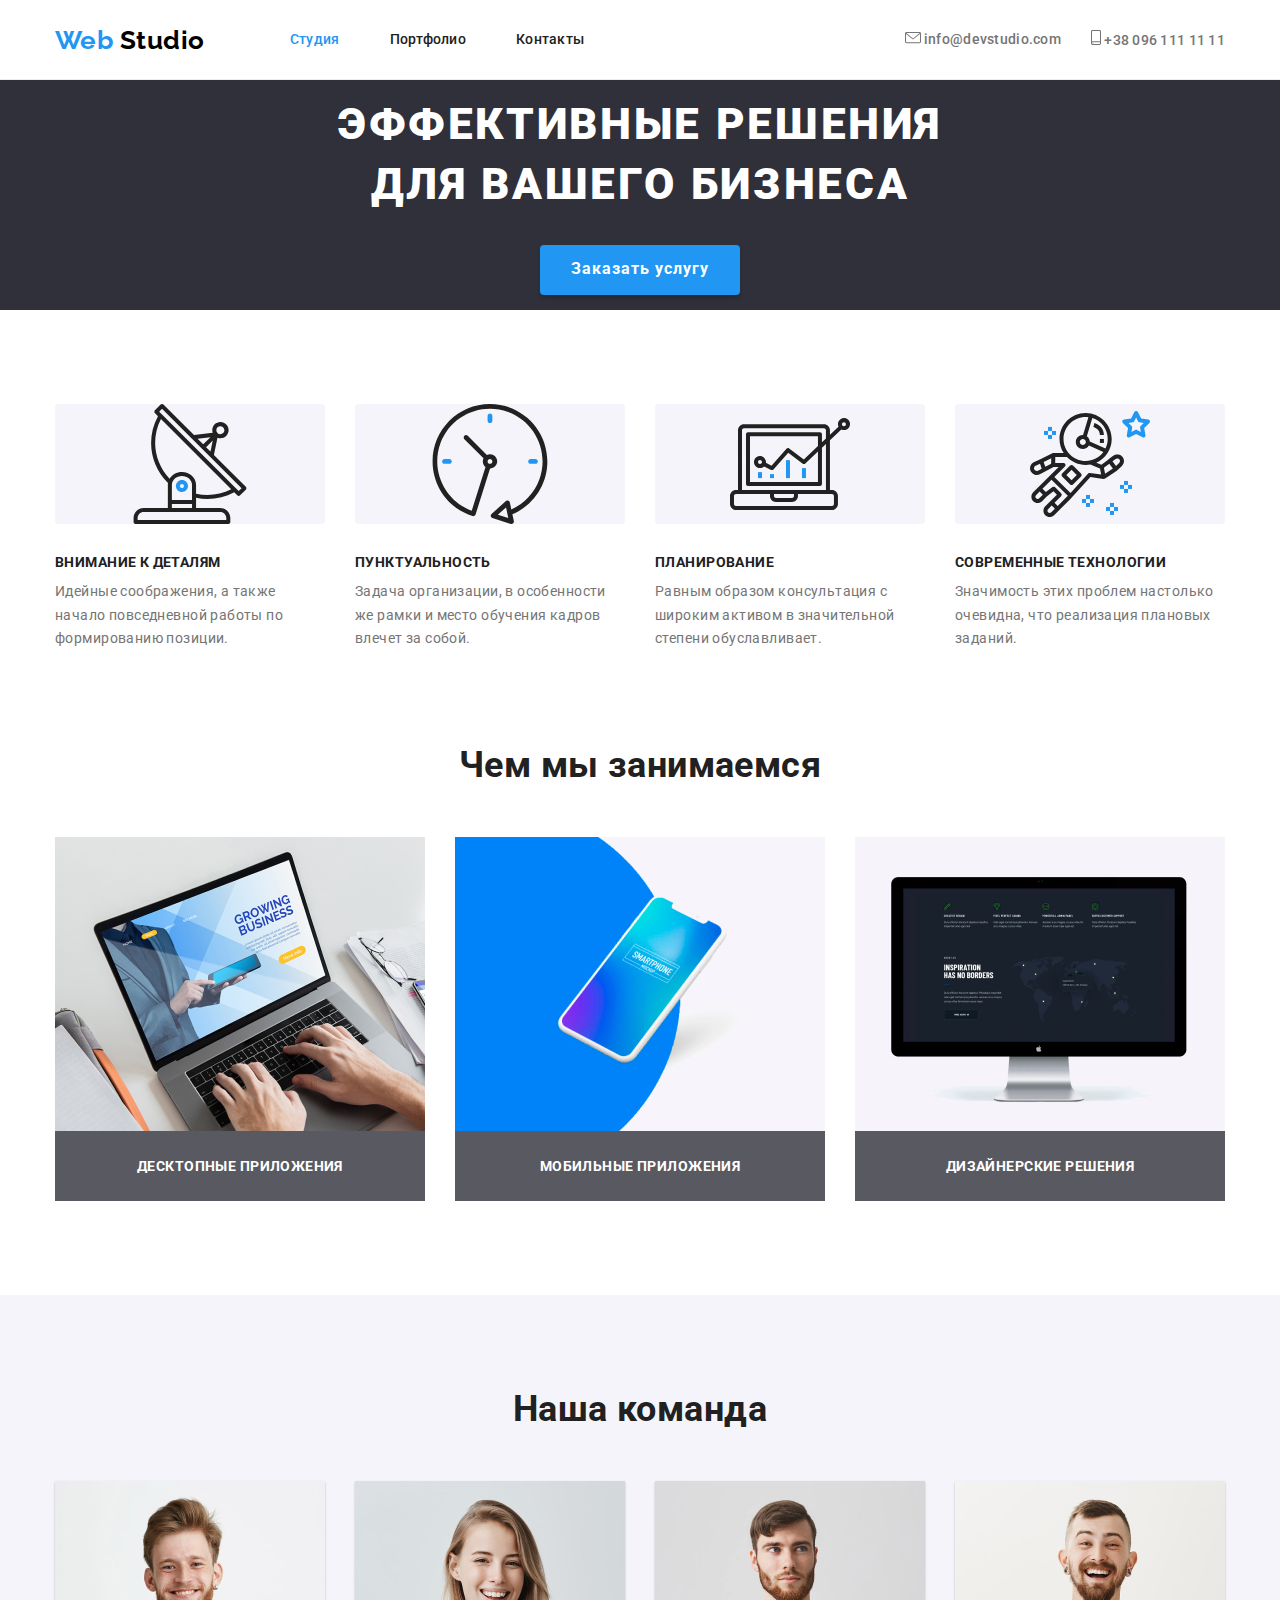
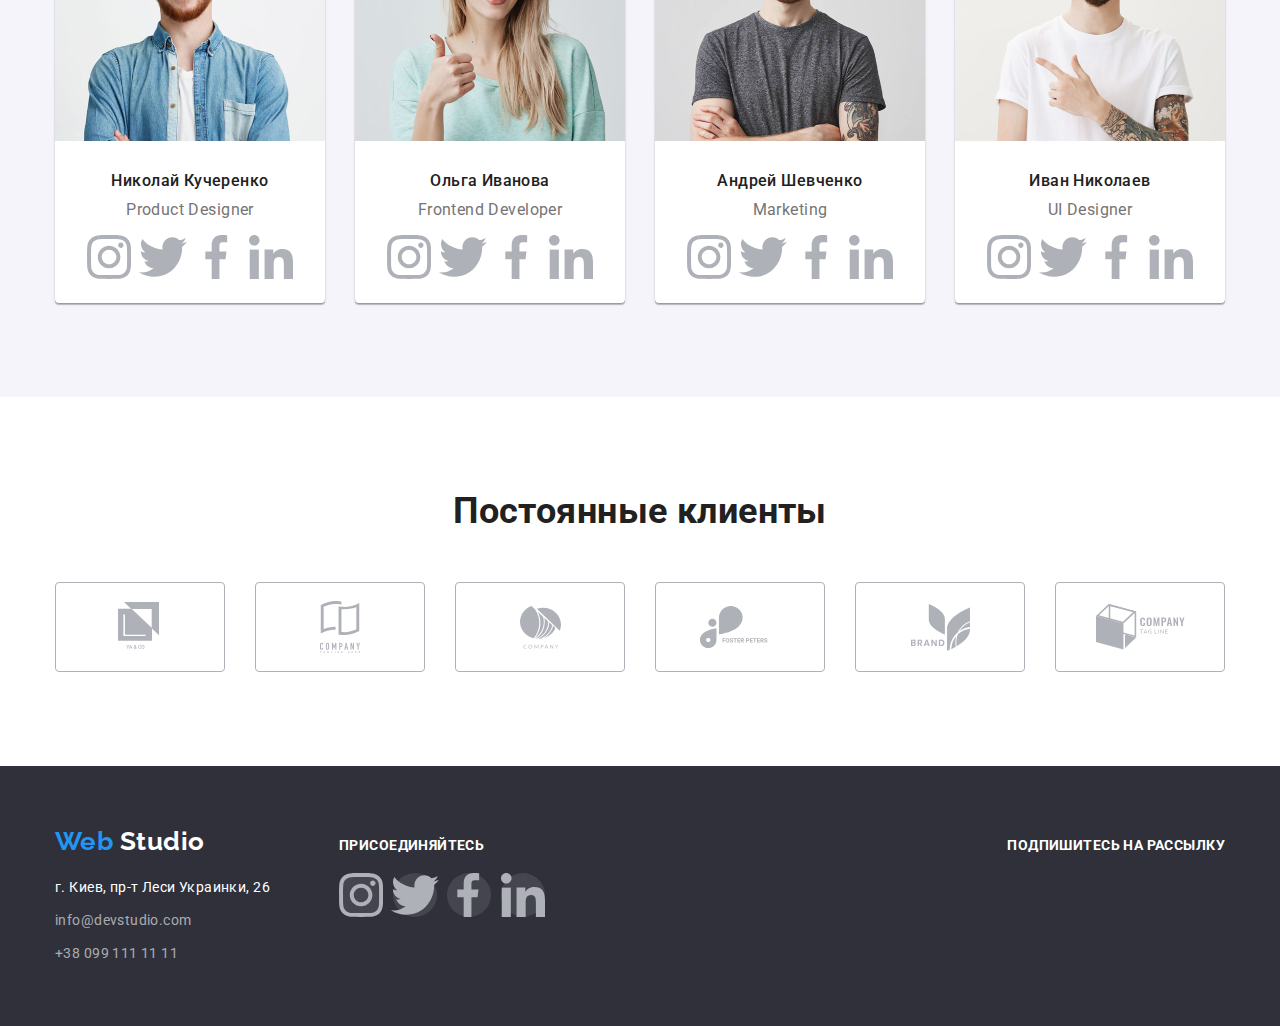
<file: index.html>
<!DOCTYPE html>
<html lang="ru">
<head>
	<meta charset="UTF-8">
	<meta name="viewport" content="width=device-width, initial-scale=1.0">
	<title>salimov HW_3 studio</title>
	<link href="https://fonts.googleapis.com/css2?family=Raleway:wght@700&family=Roboto:wght@400;500;700;900&display=swap"
		rel="stylesheet">
	<link rel="stylesheet" href="./css/style.css">
</head>
<body>
	<header class="header">
		<div class="container header-container">
			<nav class="nav">
				<a class="logo" href="./index.html"><span>Web</span> Studio</a>
				<ul class="list nav-list">
					<li class="nav-list__item"><a class="nav-list__link current" href="./index.html">Студия</a></li>
					<li class="nav-list__item"><a class="nav-list__link" href="./portfolio.html">Портфолио</a></li>
					<li class="nav-list__item"><a class="nav-list__link" href="">Контакты</a></li>
				</ul>
			</nav>
			<ul class="list contacts-list">
				<li class="contacts-list__item"><a class="contacts-list__link" href="mailto:info@devstudio.com"><img class="contacts-list__image" src="./images/icon/envelope.svg" alt=""> info@devstudio.com</a></li>
				<li class="contacts-list__item"><a class="contacts-list__link" href="tel:+380961111111"><img class="contacts-list__image" src="./images/icon/smartphone.svg" alt=""> +38 096 111 11 11</a></li>
			</ul>
		</div>
	</header>
	<main>
		<!-- Главная Секция -->
		<section class="main-section">
			<div class="container  main-section__container">
				<h1 class="main-section__title">Эффективные решения<br>для вашего бизнеса</h1>
				<button class="main-section__button">Заказать услугу</button>
			</div>
		</section>
		<!-- Преимущества -->
		<section class="benefits">
			<div class="container benefits-container">
				<ul class="list benefits-list">
					<li class="benefits-list__item">
						<div class="benefits-list__image-wrapper"><img class="benefits-list__image" src="./images/icon/advantages/satellite.svg" alt="Спутниковая тарелка"/></div>
						<h3 class="benefits-list__title">Внимание к деталям</h3>
						<p class="benefits-list__text">Идейные соображения, а также начало повседневной работы по формированию позиции.</p>
					</li>
					<li class="benefits-list__item">
						<div class="benefits-list__image-wrapper"><img class="benefits-list__image" src="./images/icon/advantages/clock.svg" alt="Часы"/></div>
						<h3 class="benefits-list__title">Пунктуальность</h3>
						<p class="benefits-list__text">Задача организации, в особенности же рамки и место обучения кадров влечет за собой.</p>
					</li>
					<li class="benefits-list__item">
						<div class="benefits-list__image-wrapper"><img class="benefits-list__image" src="./images/icon/advantages/pc.svg" alt="ПК"/></div>
						<h3 class="benefits-list__title">Планирование</h3>
						<p class="benefits-list__text">Равным образом консультация с широким активом в значительной степени обуславливает.</p>
					</li>
					<li class="benefits-list__item">
						<div class="benefits-list__image-wrapper"><img class="benefits-list__image" src="./images/icon/advantages/astronaut.svg" alt="Астронавт"/></div>
						<h3 class="benefits-list__title">Современные технологии</h3>
						<p class="benefits-list__text">Значимость этих проблем настолько очевидна, что реализация плановых заданий.</p>
					</li>
				</ul>
			</div>
		</section>
		<!-- Чем мы занимаемся -->
		<section class="examples">
			<div class="container examples-container">
				<h2 class="examples-title">Чем мы занимаемся</h2>
				<ul class="list examples-list">
					<li class="examples-list__item">
						<img class="examples-list__image" src="./images/examples/desctop.jpg" alt="Десктопные приложения" width="370">
						<h3 class="examples-list__title">Десктопные приложения</h3>
					</li>
					<li class="examples-list__item">
						<img class="examples-list__image" src="./images/examples/mobile.jpg" alt="Мобильные приложения" width="370">
						<h3 class="examples-list__title">Мобильные приложения</h3>
					</li>
					<li class="examples-list__item">
						<img class="examples-list__image" src="./images/examples/design.jpg" alt="Дизайнерские решения" width="370">
						<h3 class="examples-list__title">Дизайнерские решения</h3>
					</li>
				</ul>
			</div>
		</section>
		<!-- Наша команда -->
		<section class="team">
			<div class="container team-container">
				<h2 class="team-title">Наша команда</h2>
				<ul class="list team-list">
						<li class="team-list__item">
							<img class="team-list__image" src="./images/team/kucherenko.jpg" alt="Николай Кучеренко" width="270">
							<h3 class="team-list__title">Николай Кучеренко</h3>
							<p class="team-list__text">Product Designer</p>
							<ul class="list social-list">
								<li class="social-list__item">
									<a class="social-list__link" href=""><img class="social-list__image" src="./images/icon/instagram.svg" alt="instagram"></a>
								</li>
								<li class="social-list__item">
									<a class="social-list__link" href=""><img class="social-list__image" src="./images/icon/twitter.svg" alt="twitter"></a>
								</li>
								<li class="social-list__item">
									<a class="social-list__link" href=""><img class="social-list__image" src="./images/icon/facebook.svg" alt="facebook"></a>
								</li>
								<li class="social-list__item">
									<a class="social-list__link" href=""><img class="social-list__image" src="./images/icon/linkedin.svg" alt="linkedin"></a>
								</li>
							</ul>
						</li>
						<li class="team-list__item">
							<img class="team-list__image" src="./images/team/ivanova.jpg" alt="Ольга Иванова" width="270">
							<h3 class="team-list__title">Ольга Иванова</h3>
							<p class="team-list__text">Frontend Developer</p>
							<ul class="list social-list">
								<li class="social-list__item">
									<a class="social-list__link" href=""><img class="social-list__image" src="./images/icon/instagram.svg" alt="instagram"></a>
								</li>
								<li class="social-list__item">
									<a class="social-list__link" href=""><img class="social-list__image" src="./images/icon/twitter.svg" alt="twitter"></a>
								</li>
								<li class="social-list__item">
									<a class="social-list__link" href=""><img class="social-list__image" src="./images/icon/facebook.svg" alt="facebook"></a>
								</li>
								<li class="social-list__item">
									<a class="social-list__link" href=""><img class="social-list__image" src="./images/icon/linkedin.svg" alt="linkedin"></a>
								</li>
							</ul>
						</li>
						<li class="team-list__item">
							<img class="team-list__image" src="./images/team/shevchenko.jpg" alt="Андрей Шевченко" width="270">
							<h3 class="team-list__title">Андрей Шевченко</h3>
							<p class="team-list__text">Marketing</p>
							<ul class="list social-list">
								<li class="social-list__item">
									<a class="social-list__link" href=""><img class="social-list__image" src="./images/icon/instagram.svg"
											alt="instagram"></a>
								</li>
								<li class="social-list__item">
									<a class="social-list__link" href=""><img class="social-list__image" src="./images/icon/twitter.svg"
											alt="twitter"></a>
								</li>
								<li class="social-list__item">
									<a class="social-list__link" href=""><img class="social-list__image" src="./images/icon/facebook.svg"
											alt="facebook"></a>
								</li>
								<li class="social-list__item">
									<a class="social-list__link" href=""><img class="social-list__image" src="./images/icon/linkedin.svg"
											alt="linkedin"></a>
								</li>
							</ul>
						</li>
						<li class="team-list__item">
							<img class="team-list__image" src="./images/team/nikolaev.jpg" alt="Иван Николаев" width="270">
							<h3 class="team-list__title">Иван Николаев</h3>
							<p class="team-list__text">UI Designer</p>
							<ul class="list social-list">
								<li class="social-list__item">
									<a class="social-list__link" href=""><img class="social-list__image" src="./images/icon/instagram.svg"
											alt="instagram"></a>
								</li>
								<li class="social-list__item">
									<a class="social-list__link" href=""><img class="social-list__image" src="./images/icon/twitter.svg"
											alt="twitter"></a>
								</li>
								<li class="social-list__item">
									<a class="social-list__link" href=""><img class="social-list__image" src="./images/icon/facebook.svg"
											alt="facebook"></a>
								</li>
								<li class="social-list__item">
									<a class="social-list__link" href=""><img class="social-list__image" src="./images/icon/linkedin.svg"
											alt="linkedin"></a>
								</li>
							</ul>
						</li>
				</ul>
			</div>
		</section>
		<!-- Постоянные клиенты -->
		<section class="clients">
			<div class="container clients-container">
				<h2 class="clients-title">Постоянные клиенты</h2>
				<ul class="list clients-list">
					<li class="clients-list-item">
						<a class="clients-list-item__link" href="">
							<img src="./images/icon/customers/ya-co.svg" alt="ya-co">
						</a>
					</li>
					<li class="clients-list-item">
						<a class="clients-list-item__link" href="">
							<img src="./images/icon/customers/co.svg" alt="co">
						</a>
					</li>
					<li class="clients-list-item">
						<a class="clients-list-item__link" href="">
							<img src="./images/icon/customers/company.svg" alt="company">
						</a>
					</li>
					<li class="clients-list-item">
						<a class="clients-list-item__link" href="">
							<img src="./images/icon/customers/foster.svg" alt="foster">
						</a>
					</li>
					<li class="clients-list-item">
						<a class="clients-list-item__link" href="">
							<img src="./images/icon/customers/brand.svg" alt="brand">
						</a>
					</li>
					<li class="clients-list-item">
						<a class="clients-list-item__link" href="">
							<img src="./images/icon/customers/tag.svg" alt="tag">
						</a>
					</li>
				</ul>
			</div>
		</section>
	</main>
	<footer class="footer">
		<div class="container footer-container">
			<address class="address">
				<a class="logo footer-logo" href="./index.html"><span>Web</span> Studio</a>
				<ul class="list address-list">
					<li class="address-list__item"><a class="address-list__street" href="">г. Киев, пр-т Леси Украинки, 26</a></li>
					<li class="address-list__item"><a class="address-list__mail" href="mailto:info@devstudio.com">info@devstudio.com</a></li>
					<li class="address-list__item"><a class="address-list__tel" href="tel:+380991111111">+38 099 111 11 11</a></li>
				</ul>
			</address>
			<div class="social">
				<p class="social-title">присоединяйтесь</p>
				<ul class="list social-list">
					<li class="social-list__item">
						<a class="social-list__link footer-link" href=""><img class="social-list__image" src="./images/icon/instagram.svg" alt="instagram"></a>
					</li>
					<li class="social-list__item">
						<a class="social-list__link footer-link" href=""><img class="social-list__image" src="./images/icon/twitter.svg" alt="twitter"></a>
					</li>
					<li class="social-list__item">
						<a class="social-list__link footer-link" href=""><img class="social-list__image" src="./images/icon/facebook.svg" alt="facebook"></a>
					</li>
					<li class="social-list__item">
						<a class="social-list__link footer-link" href=""><img class="social-list__image" src="./images/icon/linkedin.svg"	alt="linkedin"></a>
					</li>
				</ul>
			</div>
			<div class="subscribe">
				<p class="subscribe-title">Подпишитесь на рассылку</p>
			</div>
		</div>
	</footer>
</body>
</html>
</file>
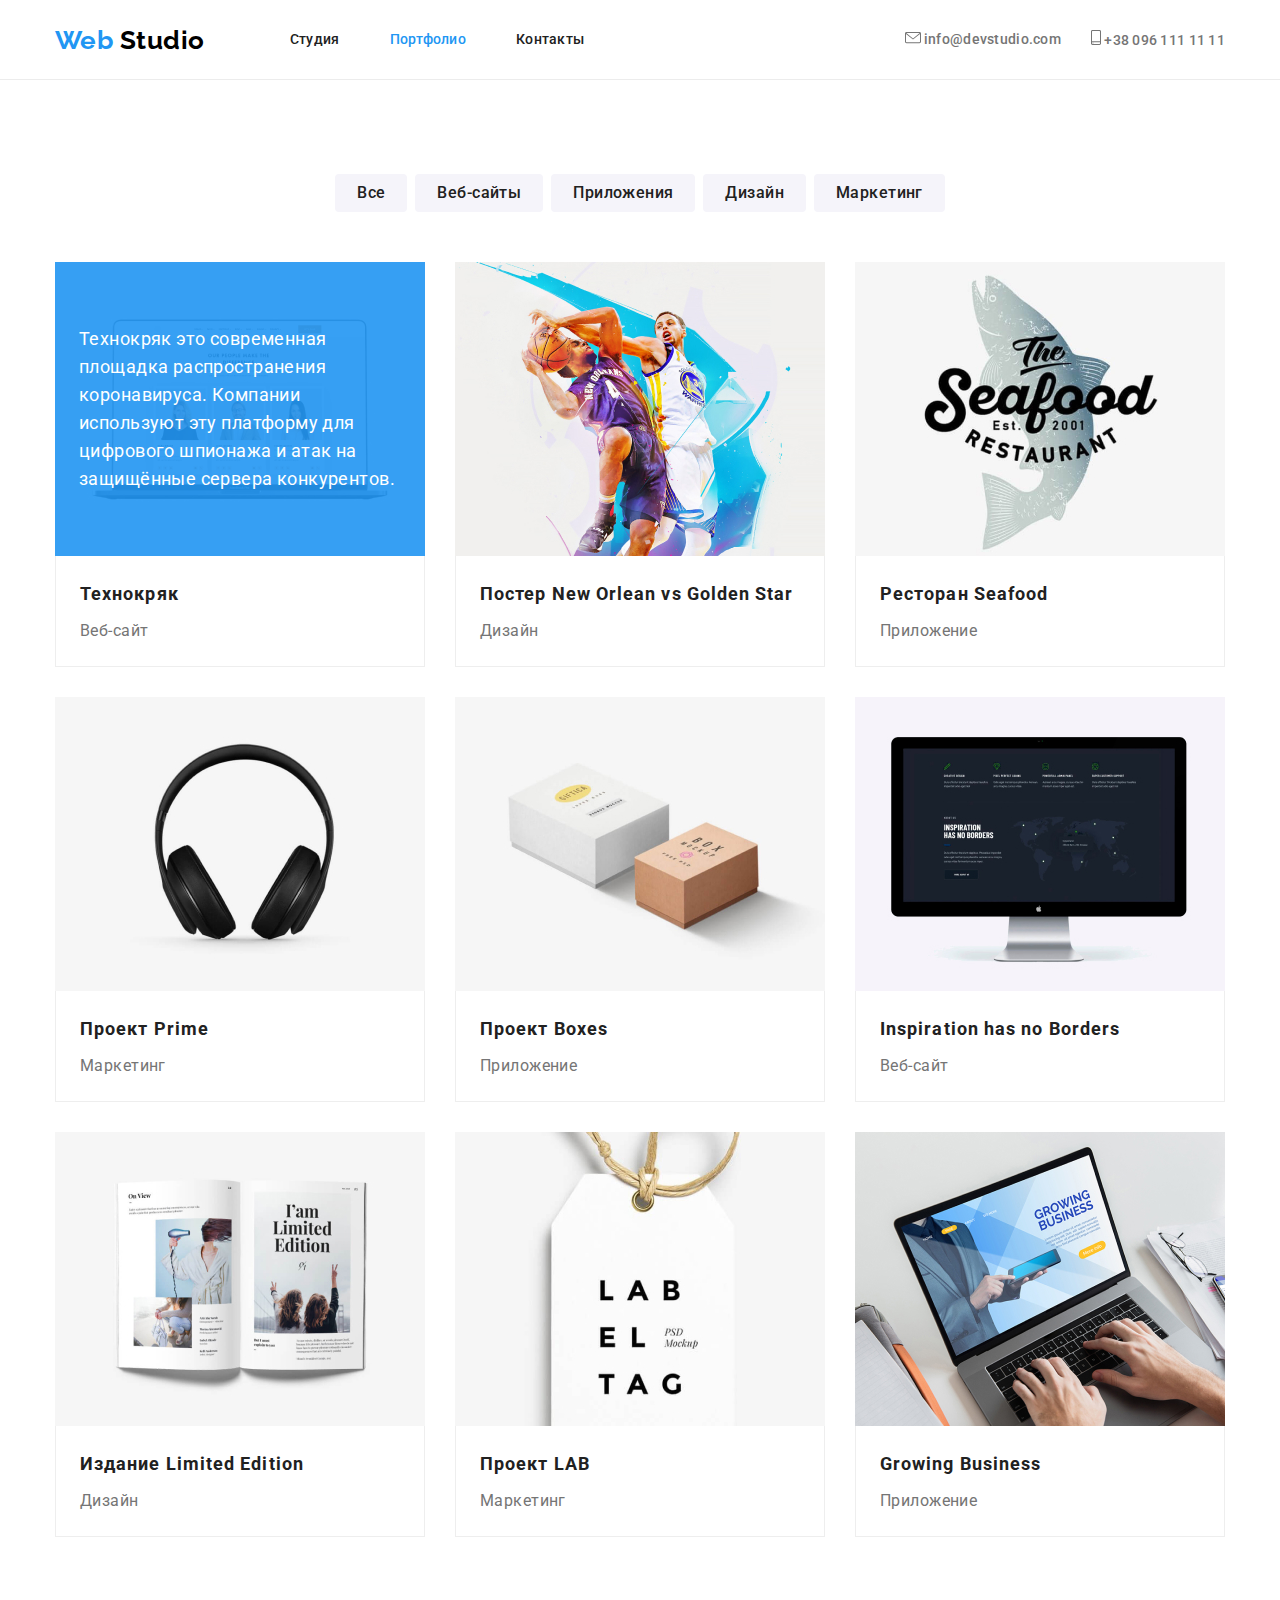
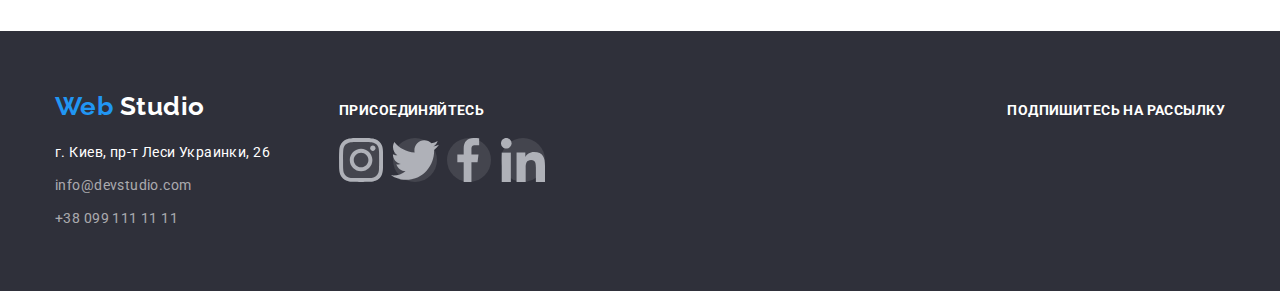
<file: portfolio.html>
<!DOCTYPE html>
<html lang="ru">
<head>
	<meta charset="UTF-8">
	<meta name="viewport" content="width=device-width, initial-scale=1.0">
	<title>salimov HW_3 portfolio</title>
	<link href="https://fonts.googleapis.com/css2?family=Raleway:wght@700&family=Roboto:wght@400;500;700;900&display=swap"
		rel="stylesheet">
	<link rel="stylesheet" href="./css/style.css">
</head>
<body>
	<header class="header">
		<div class="container header-container">
			<nav class="nav">
				<a class="logo" href="./index.html"><span>Web</span> Studio</a>
				<ul class="list nav-list">
					<li class="nav-list__item"><a class="nav-list__link" href="./index.html">Студия</a></li>
					<li class="nav-list__item"><a class="nav-list__link current" href="./portfolio.html">Портфолио</a></li>
					<li class="nav-list__item"><a class="nav-list__link" href="">Контакты</a></li>
				</ul>
			</nav>
			<ul class="list contacts-list">
				<li class="contacts-list__item"><a class="contacts-list__link" href="mailto:info@devstudio.com"><img
							class="contacts-list__image" src="./images/icon/envelope.svg" alt=""> info@devstudio.com</a></li>
				<li class="contacts-list__item"><a class="contacts-list__link" href="tel:+380961111111"><img
							class="contacts-list__image" src="./images/icon/smartphone.svg" alt=""> +38 096 111 11 11</a></li>
			</ul>
		</div>
	</header>
	<main>
		<section class="portfolio">
			<div class="container portfolio-container">
				<ul class="list portfolio-filter-list">
					<li class="portfolio-filter-list__item">
						<button class="portfolio-filter-list__button-text">Все</button>
					</li>
					<li class="portfolio-filter-list__item">
						<button class="portfolio-filter-list__button-text">Веб-сайты</button>
					</li>
					<li class="portfolio-filter-list__item">
						<button class="portfolio-filter-list__button-text">Приложения</button>
					</li>
					<li class="portfolio-filter-list__item">
						<button class="portfolio-filter-list__button-text">Дизайн</button>
					</li>
					<li class="portfolio-filter-list__item">
						<button class="portfolio-filter-list__button-text">Маркетинг</button>
					</li>
				</ul>
				<ul class="list portfolio-list">
					<li class="portfolio-list__item">
						<a class="portfolio-list__link" href="">
							<img class="portfolio-list__image" src="./images/portfolio/technokryak.jpg" alt="technokryak" width="370">
							<div class="portfolio-list__hover-text-wrapper active">
								<p class="portfolio-list__hover-text">Технокряк это современная площадка распространения коронавируса. Компании используют эту платформу для цифрового шпионажа и атак на защищённые сервера конкурентов.</p>
							</div>
							<div class="portfolio-list__content">
								<h2 class="portfolio-list__title">Технокряк</h2>
								<p class="portfolio-list__text">Веб-сайт</p>
							</div>
						</a>
					</li>
					<li class="portfolio-list__item">
						<a class="portfolio-list__link" href="">
							<img class="portfolio-list__image" src="./images/portfolio/poster.jpg" alt="poster" width="370">
							<div class="portfolio-list__hover-text-wrapper">
								<p class="portfolio-list__hover-text">Технокряк это современная площадка распространения коронавируса. Компании используют эту платформу для цифрового шпионажа и атак на защищённые сервера конкурентов.</p>
							</div>
							<div class="portfolio-list__content">
								<h2 class="portfolio-list__title">Постер New Orlean vs Golden Star</h2>
								<p class="portfolio-list__text">Дизайн</p>
							</div>
						</a>
					</li>
					<li class="portfolio-list__item">
						<a class="portfolio-list__link" href="">
							<img class="portfolio-list__image" src="./images/portfolio/seafood.jpg" alt="seafood" width="370">
							<div class="portfolio-list__hover-text-wrapper">
								<p class="portfolio-list__hover-text">Технокряк это современная площадка распространения коронавируса. Компании используют эту платформу для цифрового шпионажа и атак на защищённые сервера конкурентов.</p>
							</div>
							<div class="portfolio-list__content">
								<h2 class="portfolio-list__title">Ресторан Seafood</h2>
								<p class="portfolio-list__text">Приложение</p>
							</div>
						</a>
					</li>
					<li class="portfolio-list__item">
						<a class="portfolio-list__link" href="">
							<img class="portfolio-list__image" src="./images/portfolio/prime.jpg" alt="prime" width="370">
							<div class="portfolio-list__hover-text-wrapper">
								<p class="portfolio-list__hover-text">Технокряк это современная площадка распространения коронавируса. Компании используют эту платформу для цифрового шпионажа и атак на защищённые сервера конкурентов.</p>
							</div>
							<div class="portfolio-list__content">
								<h2 class="portfolio-list__title">Проект Prime</h2>
								<p class="portfolio-list__text">Маркетинг</p>
							</div class="portfolio-list__content">
						</a>
					</li>
					<li class="portfolio-list__item">
						<a class="portfolio-list__link" href="">
							<img class="portfolio-list__image" src="./images/portfolio/boxes.jpg" alt="boxes" width="370">
							<div class="portfolio-list__hover-text-wrapper">
								<p class="portfolio-list__hover-text">Технокряк это современная площадка распространения коронавируса. Компании используют эту платформу для цифрового шпионажа и атак на защищённые сервера конкурентов.</p>
							</div>
							<div class="portfolio-list__content">
								<h2 class="portfolio-list__title">Проект Boxes</h2>
								<p class="portfolio-list__text">Приложение</p>
							</div>
						</a>
					</li>
					<li class="portfolio-list__item">
						<a class="portfolio-list__link" href="">
							<img class="portfolio-list__image" src="./images/portfolio/inspir.jpg" alt="inspiration" width="370">
							<div class="portfolio-list__hover-text-wrapper">
								<p class="portfolio-list__hover-text">Технокряк это современная площадка распространения коронавируса. Компании используют эту платформу для цифрового шпионажа и атак на защищённые сервера конкурентов.</p>
							</div>
							<div class="portfolio-list__content">
								<h2 class="portfolio-list__title">Inspiration has no Borders</h2>
								<p class="portfolio-list__text">Веб-сайт</p>
							</div>
						</a>
					</li>
					<li class="portfolio-list__item">
						<a class="portfolio-list__link" href="">
							<img class="portfolio-list__image" src="./images/portfolio/izdanie.jpg" alt="izdanie" width="370">
							<div class="portfolio-list__hover-text-wrapper">
								<p class="portfolio-list__hover-text">Технокряк это современная площадка распространения коронавируса. Компании используют эту платформу для цифрового шпионажа и атак на защищённые сервера конкурентов.</p>
							</div>
							<div class="portfolio-list__content">
								<h2 class="portfolio-list__title">Издание Limited Edition</h2>
								<p class="portfolio-list__text">Дизайн</p>
							</div>
						</a>
					</li>
					<li class="portfolio-list__item">
						<a class="portfolio-list__link" href="">
							<img class="portfolio-list__image" src="./images/portfolio/lab.jpg" alt="lab" width="370">
							<div class="portfolio-list__hover-text-wrapper">
								<p class="portfolio-list__hover-text">Технокряк это современная площадка распространения коронавируса. Компании используют эту платформу для цифрового шпионажа и атак на защищённые сервера конкурентов.</p>
							</div>
							<div class="portfolio-list__content">
								<h2 class="portfolio-list__title">Проект LAB</h2>
								<p class="portfolio-list__text">Маркетинг</p>
							</div>
						</a>
					</li>
					<li class="portfolio-list__item">
						<a class="portfolio-list__link" href="">
							<img class="portfolio-list__image" src="./images/portfolio/business.jpg" alt="business" width="370">
							<div class="portfolio-list__hover-text-wrapper">
								<p class="portfolio-list__hover-text">Технокряк это современная площадка распространения коронавируса. Компании используют эту платформу для цифрового шпионажа и атак на защищённые сервера конкурентов.</p>
							</div>
							<div class="portfolio-list__content">
								<h2 class="portfolio-list__title">Growing Business</h2>
								<p class="portfolio-list__text">Приложение</p>
							</div>
						</a>
					</li>
				</ul>
			</div>
		</section>
	</main>
	<footer class="footer">
		<div class="container footer-container">
			<address class="address">
				<a class="logo footer-logo" href="./index.html"><span>Web</span> Studio</a>
				<ul class="list address-list">
					<li class="address-list__item"><a class="address-list__street" href="">г. Киев, пр-т Леси Украинки, 26</a>
					</li>
					<li class="address-list__item"><a class="address-list__mail"
							href="mailto:info@devstudio.com">info@devstudio.com</a></li>
					<li class="address-list__item"><a class="address-list__tel" href="tel:+380991111111">+38 099 111 11 11</a>
					</li>
				</ul>
			</address>
			<div class="social">
				<p class="social-title">присоединяйтесь</p>
				<ul class="list social-list">
					<li class="social-list__item">
						<a class="social-list__link footer-link" href=""><img class="social-list__image"
								src="./images/icon/instagram.svg" alt="instagram"></a>
					</li>
					<li class="social-list__item">
						<a class="social-list__link footer-link" href=""><img class="social-list__image"
								src="./images/icon/twitter.svg" alt="twitter"></a>
					</li>
					<li class="social-list__item">
						<a class="social-list__link footer-link" href=""><img class="social-list__image"
								src="./images/icon/facebook.svg" alt="facebook"></a>
					</li>
					<li class="social-list__item">
						<a class="social-list__link footer-link" href=""><img class="social-list__image"
								src="./images/icon/linkedin.svg" alt="linkedin"></a>
					</li>
				</ul>
			</div>
			<div class="subscribe">
				<p class="subscribe-title">Подпишитесь на рассылку</p>
			</div>
		</div>
	</footer>
</body>
</html>
</file>
<file: css/style.css>
/* Var -------------------------------------------------------------------------------------*/
:root {
	--primary-text-color: #757575;
	--title-text-color: #212121;
	--white-text-color: #ffffff;
	--accent-color: #2196F3;
	--primary-bg-color: #ffffff;
	--secondary-bg-color: #F5F4FA;
	--footer-bg-color: #2F303A;
	--border-main-color: #AFB1B8;
	--border-portfolio-color: #EEEEEE;
	--transparent-bg-color: rgba(47, 48, 58, 0.8);
}

/* Body ------------------------------------------------------------------------------------*/
body {
	background-color: var(--primary-bg-color);
	color: var(--primary-text-color);
	font-family: 'Roboto', sans-serif;
	font-size: 14px;
	font-weight: 400;
	letter-spacing: .03em;
	margin: 0;
}
h1,h2,h3,h4,h5,h6,p{
	font-size: inherit;
	margin: 0;    
}
button{
	letter-spacing: inherit;
	word-spacing: inherit;
	text-transform: inherit;
	display: inline-block;
	text-align: center;
	align-items: flex-start;
	box-sizing: border-box;
	margin: 0em;
	font: inherit;
	padding: 0;
	border-width: 0px;
	border-style: none;
	border-color: transparent;
	border-image: initial;
	cursor: pointer;
}
.container {
	width: 1170px;
	padding-left: 15px;
	padding-right: 15px;
	margin-left: auto;
	margin-right: auto;
}
.list{
	list-style: none;
	padding: 0;
	margin: 0;
}



/* HEADER =========================================================================================================================================================================================================== */
.header{
	border-bottom: 1px solid #ECECEC;
}
.header-container{
	display: flex;
	align-items: center;
}

/* logo ------------------------------------------------------------------------------------*/
.logo {
	outline: none;
	align-self: center;
	color: #000000;
	
	font-family: 'Raleway', sans-serif;
	font-size: 26px;
	font-weight: 700;
	letter-spacing: .03rem;
	text-decoration: none;
}
.logo > span{
	color: var(--accent-color);
}

/* Nav & Contacts---------------------------------------------------------------------------*/
.nav{
	display: flex;
}
.nav-list,
.contacts-list{
	display: flex;
	font-weight: 500;
	letter-spacing: .02em;
}
.nav-list{
	margin-left: 85px;
}
.nav-list__item:not(:last-child) {
	margin-right: 50px;
}
.contacts-list{
	align-items: center;
	margin-left: auto;
}
.contacts-list__item:not(:first-child) {
	margin-left: 30px;
}
.nav-list__link,
.contacts-list__link{
	outline: none;
	display: inline-block;
	padding-top: 30px;
	padding-bottom: 31px;
	text-decoration: none;
}
.nav-list__link{
	color: var(--title-text-color);
}
.contacts-list__link{
	color: var(--primary-text-color);
}
.contacts-list__image{
	display: inline-block;
}
.nav-list .current,
.nav-list__link:hover,
.nav-list__link:focus,
.contacts-list__link:hover,
.contacts-list__link:focus {
	color: var(--accent-color);
}



/* INDEX ============================================================================================================================================================================================================ */
/* Main Section --------------------------------------------------------------------------- */
.main-section {
	background-color: var(--footer-bg-color);
}
.main-section__container{
	display: flex;
	flex-direction: column;
	align-items: center;
	padding-top: 15px;
	padding-bottom: 15px;
}
.main-section__title {
	font-weight: 900;
	font-size: 44px;
	line-height: 1.36;
	text-align: center;
	letter-spacing: .06em;
	text-transform: uppercase;
	color: var(--white-text-color);
	margin-bottom: 30px;
}
.main-section__button{
	outline: none;
	width: 200px;
	height: 50px;
	font-weight: 700;
	font-size: 16px;
	line-height: 1.8;
	letter-spacing: .06em;
	color: var(--white-text-color);
	background-color: var(--accent-color);
	box-shadow: 0px 4px 4px rgba(0, 0, 0, 0.15);
	border-radius: 4px;
}

/* Benefits ------------------------------------------------------------------------------- */
.benefits {
	background-color: var(--primary-bg-color);
}
.benefits-container{
	padding-top: 94px;
	padding-bottom: 94px;
}
.benefits-list {
	display: flex;
	margin: -15px;
}
.benefits-list__item {
	width: 270px;
	margin: 15px;
}
.benefits-list__image-wrapper {
	display: flex;
	justify-content: center;
	background-color: var(--secondary-bg-color);
	width: 270px;
	height: 120px;
	border-radius: 4px;
	margin-bottom: 30px;
}
/* .benefits-list__image {
	display: block;
} */
.benefits-list__title {
	font-weight: 700;
	line-height: 1.15;
	text-transform: uppercase;
	color: var(--title-text-color);
	margin-bottom: 10px;
}
.benefits-list__text {
	line-height: 1.7;
	color: var(--primary-text-color);
}

/* Examples ------------------------------------------------------------------------------- */
.examples {
	background-color: var(--primary-bg-color);
}
.examples-container{
	padding-bottom: 94px;
}
.examples-title,/* Team - title------------------ */
.team-title,/* Clients - title--------------- */
.clients-title {
	font-weight: 700;
	font-size: 36px;
	line-height: 1.16;
	text-align: center;
	color: var(--title-text-color);
}
.examples-title{
	margin-bottom: 50px;
}
.examples-list {
	display: flex;
	margin: -15px;
}
.examples-list__item {
	width: 370px;
	margin: 15px;
}
.examples-list__image {
	display: block;
}
.examples-list__title {
	width: 370px;
	height: 70px;
	background-color: var(--transparent-bg-color);
	font-weight: 700;
	line-height: 70px;
	text-align: center;
	text-transform: uppercase;
	color: var(--white-text-color);
}

/* Team ----------------------------------------------------------------------------------- */
.team {
	background-color: var(--secondary-bg-color);
}
.team-container{
	padding-top: 94px;
	padding-bottom: 94px;
}
.team-title{
	margin-bottom: 50px;
}
.team-list {
	display: flex;
	margin: -15px;
}
.team-list__item {
	background-color: var(--primary-bg-color);
	width: 270px;
	margin: 15px;
	box-shadow: 0px 2px 1px rgba(0, 0, 0, 0.2), 0px 1px 1px rgba(0, 0, 0, 0.14), 0px 1px 3px rgba(0, 0, 0, 0.12);
	border-radius: 0px 0px 4px 4px;
	padding-bottom: 24px;
}
.team-list__image {
	display: block;
	margin-bottom: 30px;
}
.team-list__title {
	font-weight: 500;
	font-size: 16px;
	line-height: 1.19;
	text-align: center;
	color: var(--title-text-color);
	margin-bottom: 10px;
}
.team-list__text {
	font-size: 16px;
	line-height: 1.19;
	text-align: center;
	color: var(--primary-text-color);
	margin-bottom: 16px;
}
.social-list {
   display: flex;
	align-items: center;
   justify-content: center;
   margin-left: auto;
	margin-right: auto;
}
.social-list__item:not(:last-child) {
	margin-right: 10px;
}
.social-list__link {
	outline: none;
	display: flex;
   justify-content: center;
   width: 44px;
   height: 44px;
   border-radius: 50%;
   background-color: transparent;
}
.social-list__link:hover,
.social-list__link:focus {
	background-color: var(--accent-color);
}
/* .social-list__image{
	display: block;
} */

/* Clients -------------------------------------------------------------------------------- */
.clients {
	background-color: var(--primary-bg-color);
}
.clients-container{
	margin-top: 94px;
	margin-bottom: 94px;
}
.clients-title {
	margin-bottom: 50px;
}
.clients-list {
	display: flex;
	margin: -15px;
}
.clients-list-item {
   margin: 15px;
}
.clients-list-item__link {
	outline: none;
	width: 170px;
	height: 90px;
   box-sizing: border-box;
	display: flex;
   align-items: center;
	justify-content: center;
	border: 1px solid var(--border-main-color);
   border-radius: 4px;
}
.clients-list-item__link > img {
	display: block;
}
.clients-list-item__link:hover,
.clients-list-item__link:focus {
	border-color: var(--accent-color);
}



/* PORTFOLIO ======================================================================================================================================================================================================== */
.portfolio {
	background-color: var(--primary-bg-color);
}
.portfolio-container{
	padding-top: 94px;
	padding-bottom: 94px;
}

/* Filter --------------------------------------------------------------------------------- */
.portfolio-filter-list {
	display: flex;
	justify-content: center;
	margin-bottom: 50px;
}
/* .portfolio-filter-list__item {
} */
.portfolio-filter-list__item:not(:last-child) {
	margin-right: 8px;
}
.portfolio-filter-list__button-text {
	outline: none;
	font-style: normal;
	font-weight: 500;
	font-size: 16px;
	line-height: 26px;
	text-align: center;
	color: var(--title-text-color);
	background-color: var(--secondary-bg-color);
	border-radius: 4px;
	padding: 6px 22px;
}
.portfolio-filter-list__button-text:hover,
.portfolio-filter-list__button-text:focus,
.portfolio-filter-list__button-text:active {
	color: var(--white-text-color);
	background-color: var(--accent-color);
	box-shadow: 0px 2px 2px rgba(0, 0, 0, 0.12), 0px 1px 2px rgba(0, 0, 0, 0.08), 0px 3px 1px rgba(0, 0, 0, 0.1);
}

/* Portfolio items ------------------------------------------------------------------------ */
.portfolio-list {
	display: flex;
	flex-wrap: wrap;
	margin: -15px;
}
.portfolio-list__item {
	/* width: 350px; */
	margin: 15px;
	background: var(--primary-bg-color);
	box-sizing: border-box;
}
.portfolio-list__link {
	display: block;
	text-decoration: none;
	outline: none;
}
.portfolio-list__link:hover,
.portfolio-list__link:focus{
	box-shadow: 1px 4px 6px rgba(0, 0, 0, 0.16), 0px 4px 4px rgba(0, 0, 0, 0.06), 0px 1px 1px rgba(0, 0, 0, 0.12);
}
.portfolio-list__image {
	position: relative;
	display: block;
	width: 100%;
}
.portfolio-list__content{
	border: 1px solid var(--border-portfolio-color);
	border-top: transparent;
}
.portfolio-list__title {
	padding-top: 20px;
	font-weight: 700;
	font-size: 18px;
	line-height: 2;
	letter-spacing: 0.06em;
	color: var(--title-text-color);
	padding-left: 24px;
}
.portfolio-list__text {
	font-size: 16px;
	line-height: 1.88;
	color: var(--primary-text-color);
	padding-left: 24px;
	padding-top: 4px;
	padding-bottom: 20px;
}
.portfolio-list__hover-text-wrapper{
	display: none;
	align-items: center;
	box-sizing: border-box;
	padding: 63px 24px;
	position: absolute;
	width: 370px;
	height: 294px;
   margin-top: -294px;
	background-color: rgba(33, 150, 243, 0.9);
}
.portfolio-list__hover-text {
	font-size: 18px;
	line-height: 1.56;
	color: var(--white-text-color);
}



/* FOOTER ============================================================================================================================================================================================================*/
.footer{
	background-color: var(--footer-bg-color);
}
.footer-container{
	display: flex;
	align-items: baseline;
	padding-top: 60px;
	padding-bottom: 60px;
}

/* logo ------------------------------------------------------------------------------------*/
.footer-logo {
	color: var(--white-text-color);
	font-style: normal;
}

/* Adress ----------------------------------------------------------------------------------*/
.address {
	margin-right: 69px;
}
.address-list {
	line-height: 1.7;
	font-style: normal;
	margin-top: 20px;
}
.address-list__item:not(:last-child){
	margin-bottom: 9px;
}
.address-list__street {
	color: var(--white-text-color);
	text-decoration: none;
	outline: none;
}
.address-list__mail,
.address-list__tel {
	color: rgba(255, 255, 255, .6);
	text-decoration: none;
	outline: none;
}
.footer-link {
	outline: none;
	background-color: rgba(255, 255, 255, 0.1);;
}
/* Social & Subscribe-----------------------------------------------------------------------*/
.social{
	margin-right: auto;
}
.social-title,
.subscribe-title{
	font-weight: 700;
	text-transform: uppercase;
	color: var(--white-text-color);
	font-style: normal;
	margin-bottom: 20px;
}



/* UTILITS ========================================================================================================================================================================================================== */
.active {
	display: block;
}
</file>
